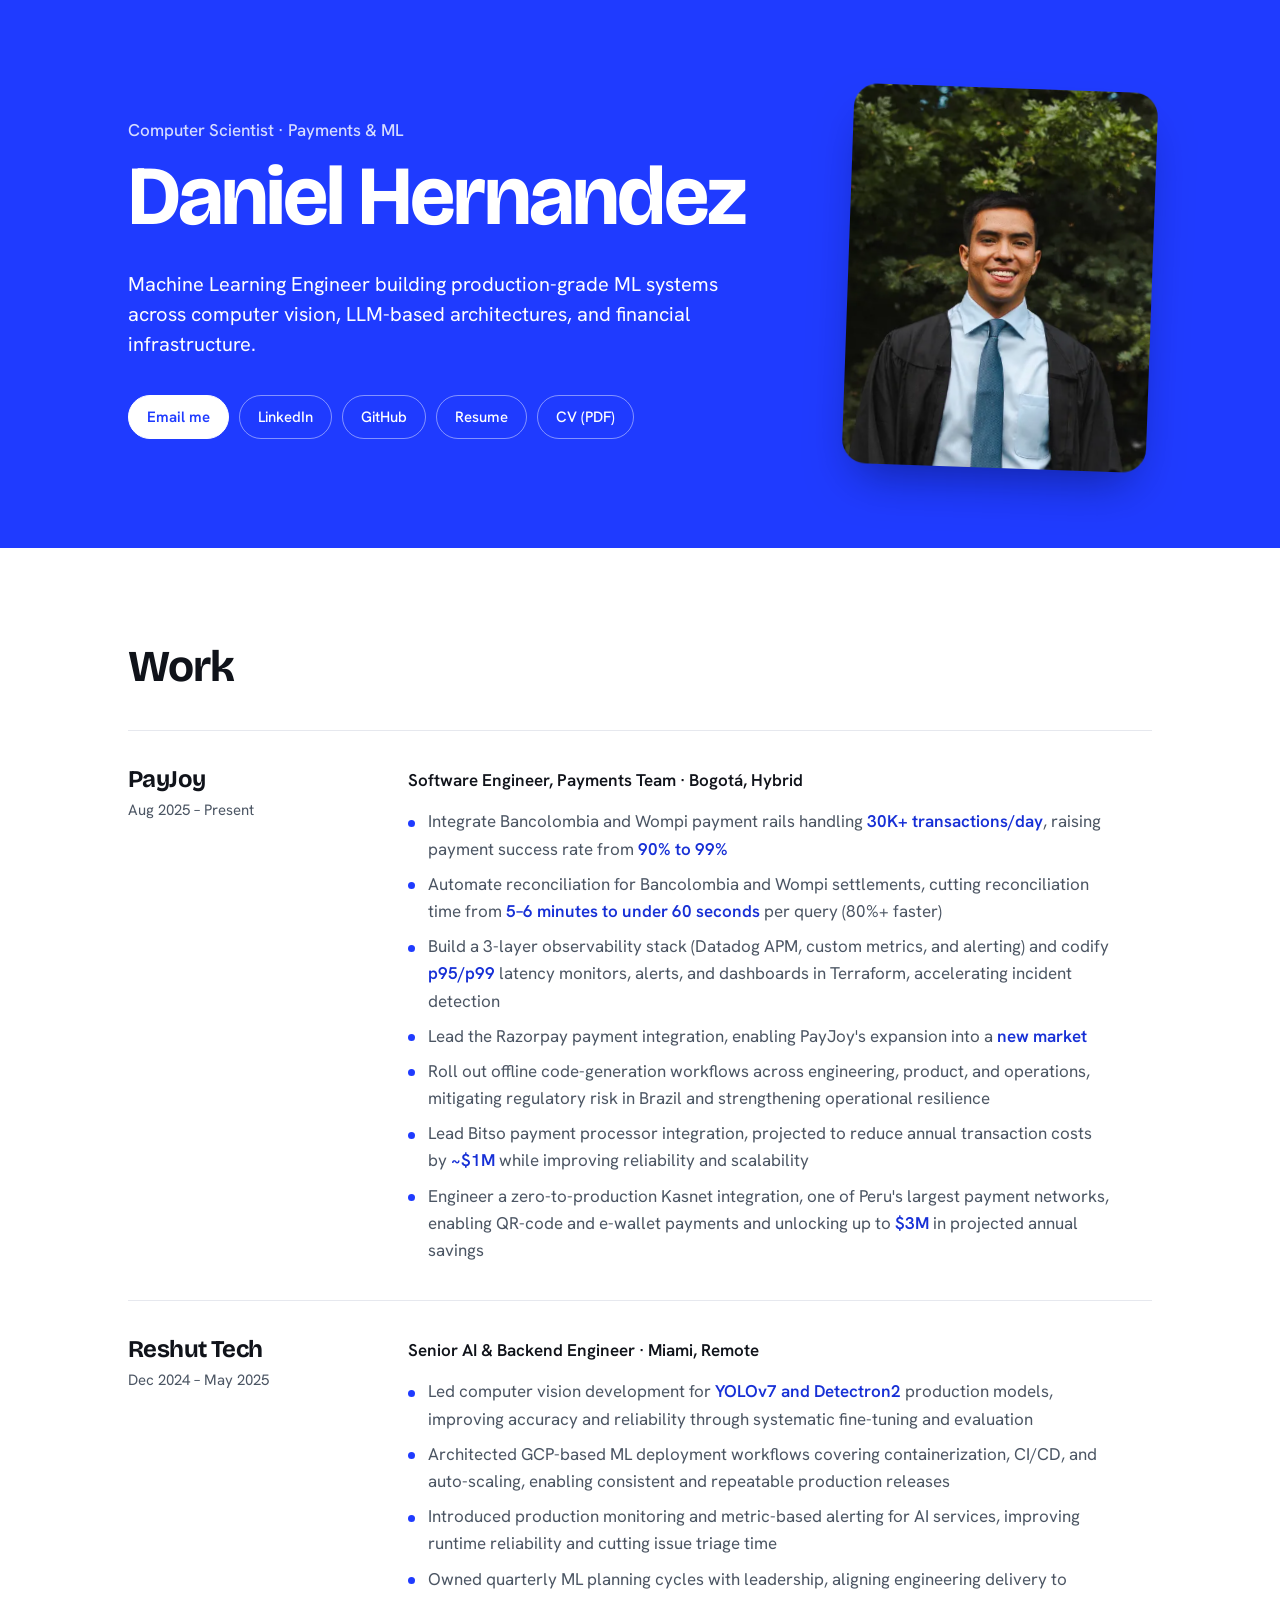
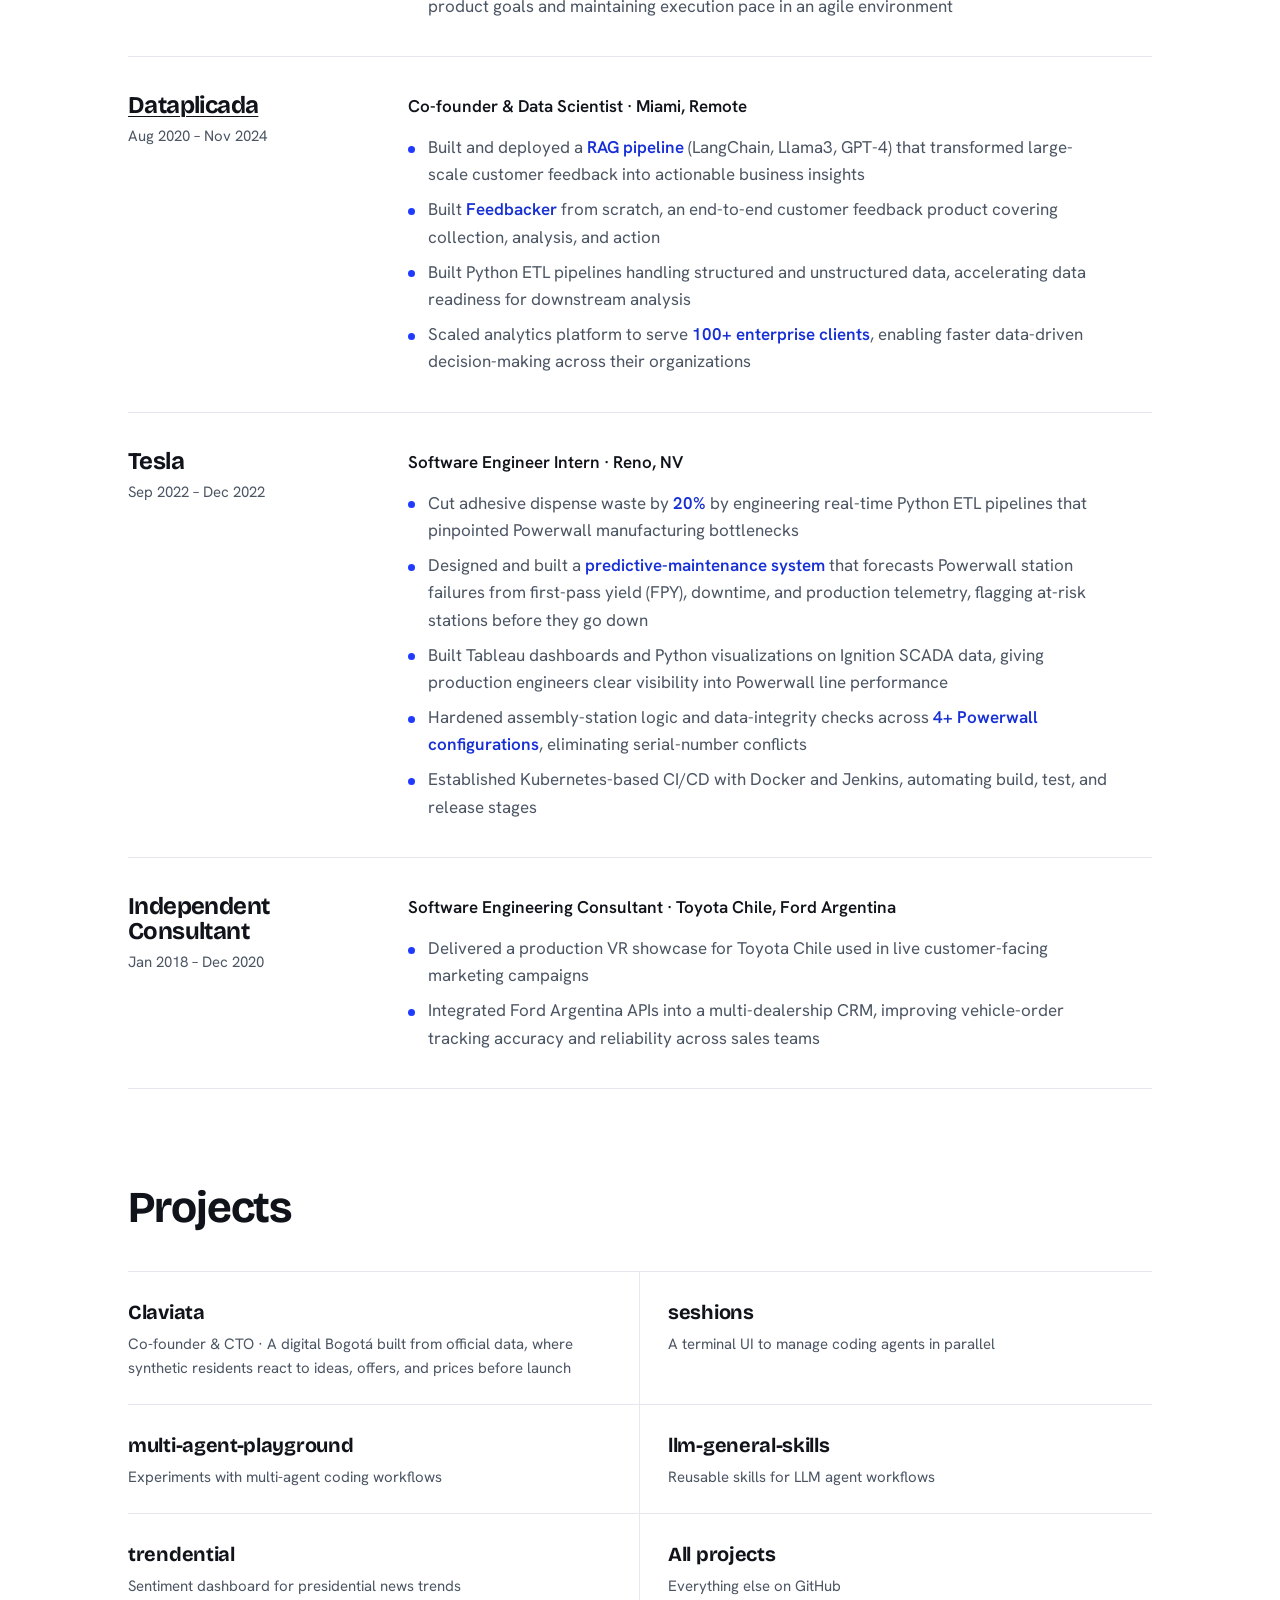
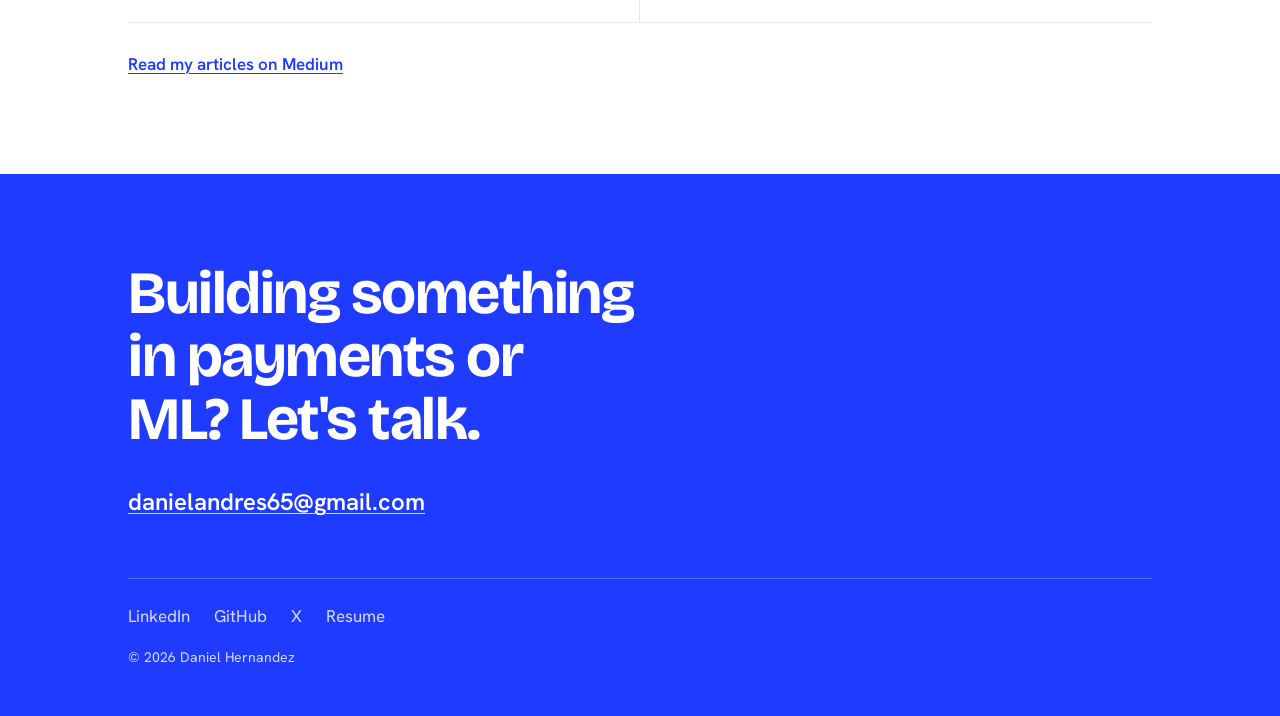
<file: index.html>
<!DOCTYPE html>
<html lang="en">
<head>
    <meta charset="UTF-8">
    <meta name="viewport" content="width=device-width, initial-scale=1.0">
    <title>Daniel Hernandez · Computer Scientist, Payments & ML</title>
    <meta name="description" content="Computer scientist building payment integrations across Latin America, with a background in production machine learning.">
    <meta property="og:title" content="Daniel Hernandez · Computer Scientist, Payments &amp; ML">
    <meta property="og:description" content="Computer scientist building payment integrations across Latin America.">
    <meta property="og:image" content="https://danhergir.github.io/assets/portrait.webp">
    <meta property="og:url" content="https://danhergir.github.io/">
    <meta name="twitter:card" content="summary">
    <meta name="color-scheme" content="light">
    <meta name="theme-color" content="#1f3bff">
    <link rel="icon" type="image/png" href="favicon.png">
    <link rel="apple-touch-icon" href="assets/apple-touch-icon.png">
    <link rel="preconnect" href="https://fonts.googleapis.com">
    <link rel="preconnect" href="https://fonts.gstatic.com" crossorigin>
    <link rel="stylesheet" href="https://fonts.googleapis.com/css2?family=Bricolage+Grotesque:opsz,wght@12..96,500;12..96,700&family=Hanken+Grotesk:wght@400;500;600&display=swap">
    <link rel="stylesheet" href="style.css">
</head>
<body>
    <header class="hero">
        <div class="wrap hero-grid">
            <div class="hero-text">
                <p class="title">Computer Scientist · Payments &amp; ML</p>
                <h1>Daniel Hernandez</h1>
                <div class="about">
                    <p>Machine Learning Engineer building production-grade ML systems across computer vision, LLM-based architectures, and financial infrastructure.</p>
                </div>
                <nav class="actions" aria-label="Contact and profiles">
                    <a class="btn btn-primary" href="mailto:danielandres65@gmail.com">Email me</a>
                    <a class="btn" href="https://linkedin.com/in/danhergir" target="_blank" rel="noopener">LinkedIn</a>
                    <a class="btn" href="https://github.com/danhergir" target="_blank" rel="noopener">GitHub</a>
                    <a class="btn" href="resume.html">Resume</a>
                    <a class="btn" href="Daniel-Hernandez-CV.pdf" download>CV (PDF)</a>
                </nav>
            </div>
            <img class="portrait" src="assets/portrait.webp" width="480" height="600" alt="Daniel Hernandez">
        </div>
    </header>

    <main class="wrap">
        <section id="work" aria-labelledby="work-title">
            <h2 id="work-title">Work</h2>

            <article class="role">
                <div class="role-side">
                    <h3>PayJoy</h3>
                    <p class="dates">Aug 2025 – Present</p>
                </div>
                <div class="role-body">
                    <p class="role-meta">Software Engineer, Payments Team · Bogotá, Hybrid</p>
                    <ul>
                        <li>Integrate Bancolombia and Wompi payment rails handling <strong>30K+ transactions/day</strong>, raising payment success rate from <strong>90% to 99%</strong></li>
                        <li>Automate reconciliation for Bancolombia and Wompi settlements, cutting reconciliation time from <strong>5–6 minutes to under 60 seconds</strong> per query (80%+ faster)</li>
                        <li>Build a 3-layer observability stack (Datadog APM, custom metrics, and alerting) and codify <strong>p95/p99</strong> latency monitors, alerts, and dashboards in Terraform, accelerating incident detection</li>
                        <li>Lead the Razorpay payment integration, enabling PayJoy's expansion into a <strong>new market</strong></li>
                        <li>Roll out offline code-generation workflows across engineering, product, and operations, mitigating regulatory risk in Brazil and strengthening operational resilience</li>
                        <li>Lead Bitso payment processor integration, projected to reduce annual transaction costs by <strong>~$1M</strong> while improving reliability and scalability</li>
                        <li>Engineer a zero-to-production Kasnet integration, one of Peru's largest payment networks, enabling QR-code and e-wallet payments and unlocking up to <strong>$3M</strong> in projected annual savings</li>
                    </ul>
                </div>
            </article>

            <article class="role">
                <div class="role-side">
                    <h3>Reshut Tech</h3>
                    <p class="dates">Dec 2024 – May 2025</p>
                </div>
                <div class="role-body">
                    <p class="role-meta">Senior AI &amp; Backend Engineer · Miami, Remote</p>
                    <ul>
                        <li>Led computer vision development for <strong>YOLOv7 and Detectron2</strong> production models, improving accuracy and reliability through systematic fine-tuning and evaluation</li>
                        <li>Architected GCP-based ML deployment workflows covering containerization, CI/CD, and auto-scaling, enabling consistent and repeatable production releases</li>
                        <li>Introduced production monitoring and metric-based alerting for AI services, improving runtime reliability and cutting issue triage time</li>
                        <li>Owned quarterly ML planning cycles with leadership, aligning engineering delivery to product goals and maintaining execution pace in an agile environment</li>
                    </ul>
                </div>
            </article>

            <article class="role">
                <div class="role-side">
                    <h3><a href="https://dataplicada.com" target="_blank" rel="noopener">Dataplicada</a></h3>
                    <p class="dates">Aug 2020 – Nov 2024</p>
                </div>
                <div class="role-body">
                    <p class="role-meta">Co-founder &amp; Data Scientist · Miami, Remote</p>
                    <ul>
                        <li>Built and deployed a <strong>RAG pipeline</strong> (LangChain, Llama3, GPT-4) that transformed large-scale customer feedback into actionable business insights</li>
                        <li>Built <strong>Feedbacker</strong> from scratch, an end-to-end customer feedback product covering collection, analysis, and action</li>
                        <li>Built Python ETL pipelines handling structured and unstructured data, accelerating data readiness for downstream analysis</li>
                        <li>Scaled analytics platform to serve <strong>100+ enterprise clients</strong>, enabling faster data-driven decision-making across their organizations</li>
                    </ul>
                </div>
            </article>

            <article class="role">
                <div class="role-side">
                    <h3>Tesla</h3>
                    <p class="dates">Sep 2022 – Dec 2022</p>
                </div>
                <div class="role-body">
                    <p class="role-meta">Software Engineer Intern · Reno, NV</p>
                    <ul>
                        <li>Cut adhesive dispense waste by <strong>20%</strong> by engineering real-time Python ETL pipelines that pinpointed Powerwall manufacturing bottlenecks</li>
                        <li>Designed and built a <strong>predictive-maintenance system</strong> that forecasts Powerwall station failures from first-pass yield (FPY), downtime, and production telemetry, flagging at-risk stations before they go down</li>
                        <li>Built Tableau dashboards and Python visualizations on Ignition SCADA data, giving production engineers clear visibility into Powerwall line performance</li>
                        <li>Hardened assembly-station logic and data-integrity checks across <strong>4+ Powerwall configurations</strong>, eliminating serial-number conflicts</li>
                        <li>Established Kubernetes-based CI/CD with Docker and Jenkins, automating build, test, and release stages</li>
                    </ul>
                </div>
            </article>

            <article class="role">
                <div class="role-side">
                    <h3>Independent Consultant</h3>
                    <p class="dates">Jan 2018 – Dec 2020</p>
                </div>
                <div class="role-body">
                    <p class="role-meta">Software Engineering Consultant · Toyota Chile, Ford Argentina</p>
                    <ul>
                        <li>Delivered a production VR showcase for Toyota Chile used in live customer-facing marketing campaigns</li>
                        <li>Integrated Ford Argentina APIs into a multi-dealership CRM, improving vehicle-order tracking accuracy and reliability across sales teams</li>
                    </ul>
                </div>
            </article>
        </section>

        <section id="projects" aria-labelledby="projects-title">
            <h2 id="projects-title">Projects</h2>
            <ul class="projects">
                <li><a href="https://claviata.com" target="_blank" rel="noopener"><span class="name">Claviata</span><span class="desc">Co-founder &amp; CTO · A digital Bogotá built from official data, where synthetic residents react to ideas, offers, and prices before launch</span></a></li>
                <li><a href="https://github.com/danhergir/seshions" target="_blank" rel="noopener"><span class="name">seshions</span><span class="desc">A terminal UI to manage coding agents in parallel</span></a></li>
                <li><a href="https://github.com/danhergir/multi-agent-playground" target="_blank" rel="noopener"><span class="name">multi-agent-playground</span><span class="desc">Experiments with multi-agent coding workflows</span></a></li>
                <li><a href="https://github.com/danhergir/llm-general-skills" target="_blank" rel="noopener"><span class="name">llm-general-skills</span><span class="desc">Reusable skills for LLM agent workflows</span></a></li>
                <li><a href="https://github.com/danhergir/trendential" target="_blank" rel="noopener"><span class="name">trendential</span><span class="desc">Sentiment dashboard for presidential news trends</span></a></li>
                <li><a href="https://github.com/danhergir?tab=repositories" target="_blank" rel="noopener"><span class="name">All projects</span><span class="desc">Everything else on GitHub</span></a></li>
            </ul>
            <p class="more"><a href="https://danhergir.medium.com" target="_blank" rel="noopener">Read my articles on Medium</a></p>
        </section>
    </main>

    <footer class="closing">
        <div class="wrap">
            <h2>Building something in payments or ML? Let's talk.</h2>
            <a class="closing-email" href="mailto:danielandres65@gmail.com">danielandres65@gmail.com</a>
            <nav class="closing-links" aria-label="Footer">
                <a href="https://linkedin.com/in/danhergir" target="_blank" rel="noopener">LinkedIn</a>
                <a href="https://github.com/danhergir" target="_blank" rel="noopener">GitHub</a>
                <a href="https://x.com/danhergir" target="_blank" rel="noopener">X</a>
                <a href="resume.html">Resume</a>
            </nav>
            <p class="copyright">© 2026 Daniel Hernandez</p>
        </div>
    </footer>
</body>
</html>
</file>
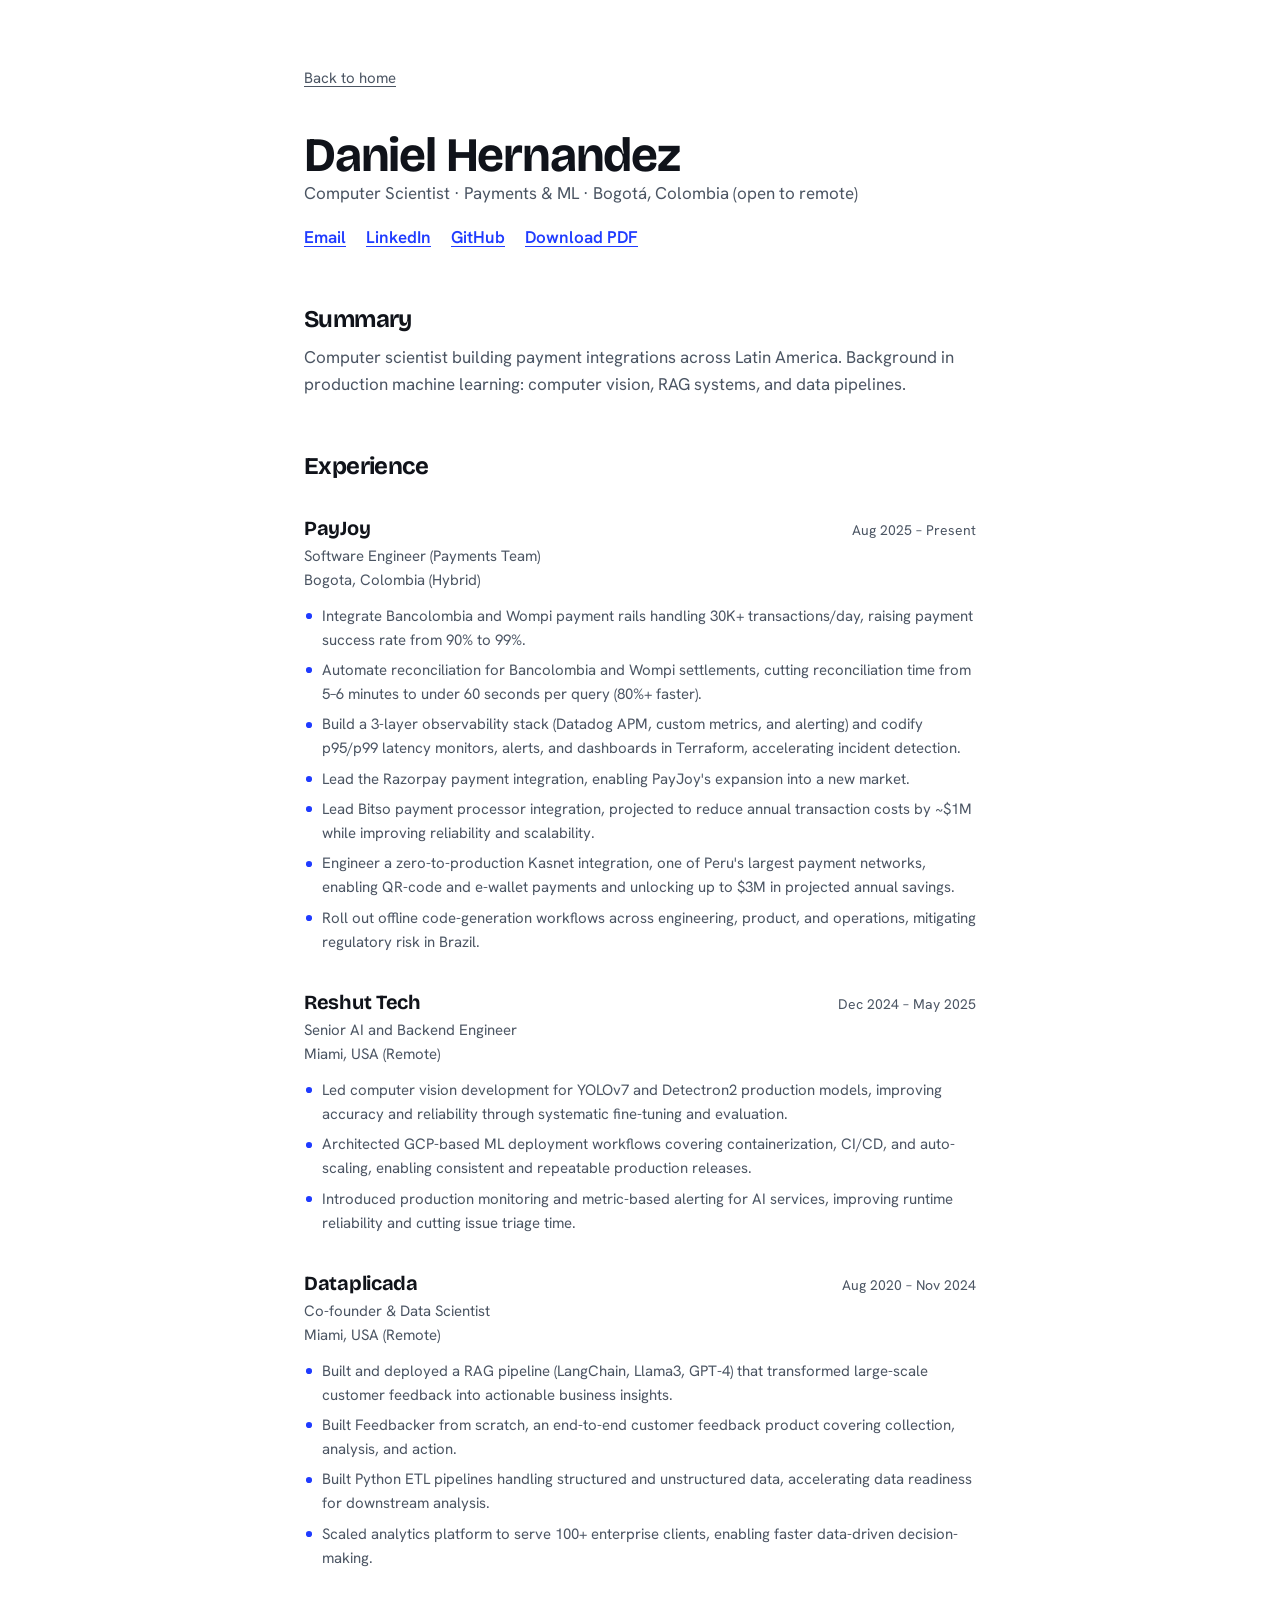
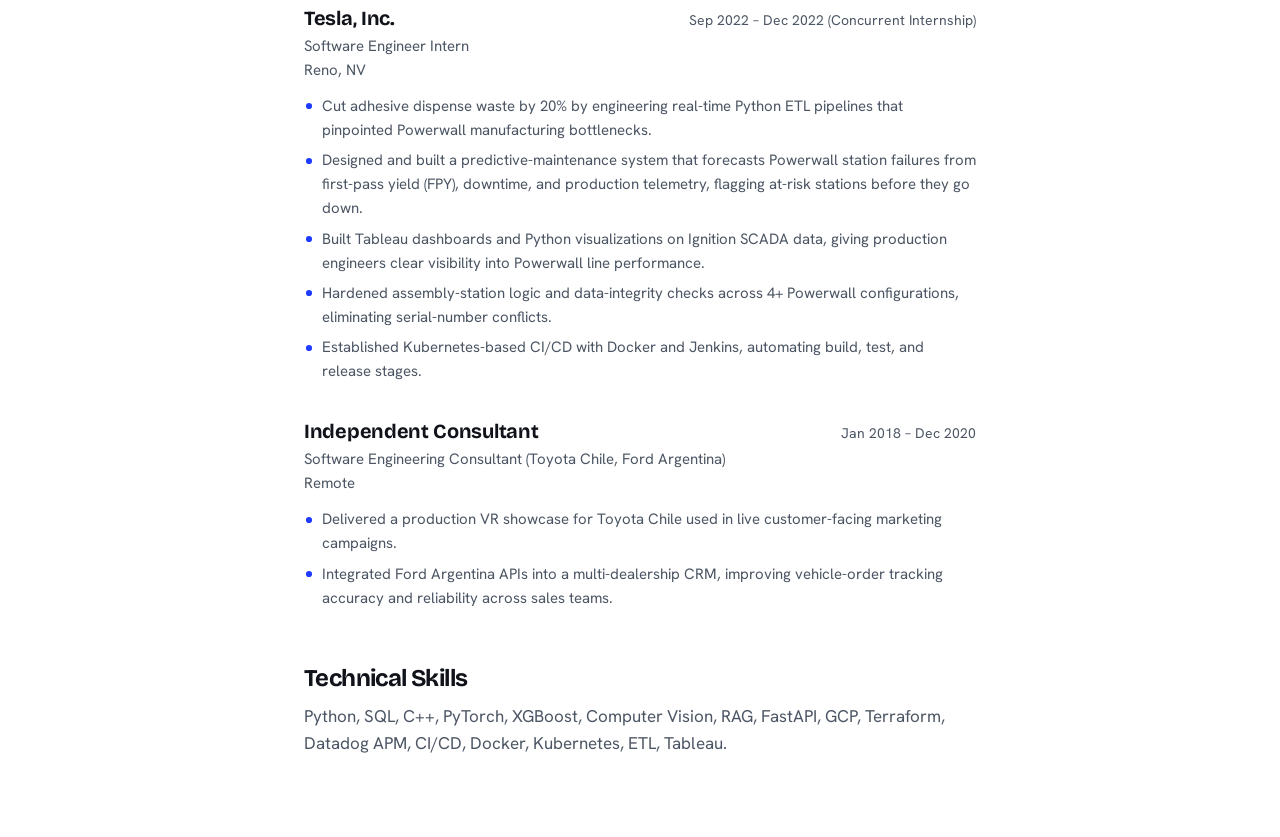
<file: resume.html>
<!DOCTYPE html>
<html lang="en">
<head>
    <meta charset="UTF-8">
    <meta name="viewport" content="width=device-width, initial-scale=1.0">
    <title>Resume · Daniel Hernandez</title>
    <meta name="color-scheme" content="light">
    <link rel="icon" type="image/png" href="favicon.png">
    <link rel="preconnect" href="https://fonts.googleapis.com">
    <link rel="preconnect" href="https://fonts.gstatic.com" crossorigin>
    <link rel="stylesheet" href="https://fonts.googleapis.com/css2?family=Bricolage+Grotesque:opsz,wght@12..96,500;12..96,700&family=Hanken+Grotesk:wght@400;500;600&display=swap">
    <link rel="stylesheet" href="style.css">
    <style>
        .resume-header p {
            color: var(--muted);
        }

        .resume-header .links {
            margin-top: 1rem;
        }

        .back {
            display: inline-block;
            margin-bottom: 2.5rem;
            color: var(--muted);
            font-size: 0.9375rem;
        }

        .resume-role {
            margin-top: 2rem;
        }

        .resume-role-head {
            display: flex;
            justify-content: space-between;
            align-items: baseline;
            gap: 1rem;
        }

        .resume-role-company {
            font-family: var(--display);
            font-size: 1.25rem;
            font-weight: 700;
            letter-spacing: -0.015em;
        }

        .resume-role-title,
        .resume-role-location {
            color: var(--muted);
            font-size: 0.9375rem;
        }

        .resume-role-head > div {
            display: flex;
            flex-direction: column-reverse;
        }

        .resume-role-date {
            color: var(--muted);
            font-size: 0.875rem;
            font-variant-numeric: tabular-nums;
            white-space: nowrap;
        }

        .resume ul {
            list-style: none;
            margin-top: 0.75rem;
        }

        .resume li {
            position: relative;
            padding-left: 1.125rem;
            color: var(--muted);
            font-size: 0.9375rem;
        }

        .resume li + li {
            margin-top: 0.4rem;
        }

        .resume li::before {
            content: "";
            position: absolute;
            left: 0.125rem;
            top: 0.62em;
            width: 0.4rem;
            height: 0.375rem;
            border-radius: 50%;
            background: var(--brand);
        }

        .resume section > p {
            color: var(--muted);
        }

        @media (max-width: 560px) {
            .resume-role-head {
                flex-direction: column;
                gap: 0;
            }
        }

        @media print {
            :root {
                --bg: #fff;
                --ink: #000;
                --muted: #333;
            }

            .back,
            .resume-header .links {
                display: none;
            }

            main {
                padding: 0;
                max-width: none;
            }

            main > * {
                animation: none;
            }
        }
    </style>
</head>
<body>
    <main class="resume">
        <a class="back" href="./">Back to home</a>
        <header class="resume-header">
            <h1>Daniel Hernandez</h1>
            <p>Computer Scientist · Payments &amp; ML · Bogotá, Colombia (open to remote)</p>
            <nav class="links" aria-label="Contact and profiles">
                <a href="mailto:danielandres65@gmail.com">Email</a>
                <a href="https://linkedin.com/in/danhergir" target="_blank" rel="noopener">LinkedIn</a>
                <a href="https://github.com/danhergir" target="_blank" rel="noopener">GitHub</a>
                <a href="Daniel-Hernandez-CV.pdf" download>Download PDF</a>
            </nav>
        </header>

        <section>
            <h2>Summary</h2>
            <p>Computer scientist building payment integrations across Latin America. Background in production machine learning: computer vision, RAG systems, and data pipelines.</p>
        </section>

        <section>
            <h2>Experience</h2>

            <article class="resume-role">
                <div class="resume-role-head">
                    <div>
                        <div class="resume-role-title">Software Engineer (Payments Team)</div>
                        <div class="resume-role-company">PayJoy</div>
                    </div>
                    <div class="resume-role-date">Aug 2025 – Present</div>
                </div>
                <div class="resume-role-location">Bogota, Colombia (Hybrid)</div>
                <ul>
                    <li>Integrate Bancolombia and Wompi payment rails handling 30K+ transactions/day, raising payment success rate from 90% to 99%.</li>
                    <li>Automate reconciliation for Bancolombia and Wompi settlements, cutting reconciliation time from 5–6 minutes to under 60 seconds per query (80%+ faster).</li>
                    <li>Build a 3-layer observability stack (Datadog APM, custom metrics, and alerting) and codify p95/p99 latency monitors, alerts, and dashboards in Terraform, accelerating incident detection.</li>
                    <li>Lead the Razorpay payment integration, enabling PayJoy's expansion into a new market.</li>
                    <li>Lead Bitso payment processor integration, projected to reduce annual transaction costs by ~$1M while improving reliability and scalability.</li>
                    <li>Engineer a zero-to-production Kasnet integration, one of Peru's largest payment networks, enabling QR-code and e-wallet payments and unlocking up to $3M in projected annual savings.</li>
                    <li>Roll out offline code-generation workflows across engineering, product, and operations, mitigating regulatory risk in Brazil.</li>
                </ul>
            </article>

            <article class="resume-role">
                <div class="resume-role-head">
                    <div>
                        <div class="resume-role-title">Senior AI and Backend Engineer</div>
                        <div class="resume-role-company">Reshut Tech</div>
                    </div>
                    <div class="resume-role-date">Dec 2024 – May 2025</div>
                </div>
                <div class="resume-role-location">Miami, USA (Remote)</div>
                <ul>
                    <li>Led computer vision development for YOLOv7 and Detectron2 production models, improving accuracy and reliability through systematic fine-tuning and evaluation.</li>
                    <li>Architected GCP-based ML deployment workflows covering containerization, CI/CD, and auto-scaling, enabling consistent and repeatable production releases.</li>
                    <li>Introduced production monitoring and metric-based alerting for AI services, improving runtime reliability and cutting issue triage time.</li>
                </ul>
            </article>

            <article class="resume-role">
                <div class="resume-role-head">
                    <div>
                        <div class="resume-role-title">Co-founder &amp; Data Scientist</div>
                        <div class="resume-role-company">Dataplicada</div>
                    </div>
                    <div class="resume-role-date">Aug 2020 – Nov 2024</div>
                </div>
                <div class="resume-role-location">Miami, USA (Remote)</div>
                <ul>
                    <li>Built and deployed a RAG pipeline (LangChain, Llama3, GPT-4) that transformed large-scale customer feedback into actionable business insights.</li>
                    <li>Built Feedbacker from scratch, an end-to-end customer feedback product covering collection, analysis, and action.</li>
                    <li>Built Python ETL pipelines handling structured and unstructured data, accelerating data readiness for downstream analysis.</li>
                    <li>Scaled analytics platform to serve 100+ enterprise clients, enabling faster data-driven decision-making.</li>
                </ul>
            </article>

            <article class="resume-role">
                <div class="resume-role-head">
                    <div>
                        <div class="resume-role-title">Software Engineer Intern</div>
                        <div class="resume-role-company">Tesla, Inc.</div>
                    </div>
                    <div class="resume-role-date">Sep 2022 – Dec 2022 (Concurrent Internship)</div>
                </div>
                <div class="resume-role-location">Reno, NV</div>
                <ul>
                    <li>Cut adhesive dispense waste by 20% by engineering real-time Python ETL pipelines that pinpointed Powerwall manufacturing bottlenecks.</li>
                    <li>Designed and built a predictive-maintenance system that forecasts Powerwall station failures from first-pass yield (FPY), downtime, and production telemetry, flagging at-risk stations before they go down.</li>
                    <li>Built Tableau dashboards and Python visualizations on Ignition SCADA data, giving production engineers clear visibility into Powerwall line performance.</li>
                    <li>Hardened assembly-station logic and data-integrity checks across 4+ Powerwall configurations, eliminating serial-number conflicts.</li>
                    <li>Established Kubernetes-based CI/CD with Docker and Jenkins, automating build, test, and release stages.</li>
                </ul>
            </article>

            <article class="resume-role">
                <div class="resume-role-head">
                    <div>
                        <div class="resume-role-title">Software Engineering Consultant (Toyota Chile, Ford Argentina)</div>
                        <div class="resume-role-company">Independent Consultant</div>
                    </div>
                    <div class="resume-role-date">Jan 2018 – Dec 2020</div>
                </div>
                <div class="resume-role-location">Remote</div>
                <ul>
                    <li>Delivered a production VR showcase for Toyota Chile used in live customer-facing marketing campaigns.</li>
                    <li>Integrated Ford Argentina APIs into a multi-dealership CRM, improving vehicle-order tracking accuracy and reliability across sales teams.</li>
                </ul>
            </article>
        </section>

        <section>
            <h2>Technical Skills</h2>
            <p>Python, SQL, C++, PyTorch, XGBoost, Computer Vision, RAG, FastAPI, GCP, Terraform, Datadog APM, CI/CD, Docker, Kubernetes, ETL, Tableau.</p>
        </section>
    </main>
</body>
</html>
</file>
<file: style.css>
:root {
    --bg: #ffffff;
    --ink: #10131a;
    --muted: #4b5563;
    --rule: #e6e8ee;
    --brand: #1f3bff;
    --brand-deep: #1730d6;
    --brand-soft: #eef0ff;
    --on-brand: #ffffff;
    --on-brand-muted: #d6dcff;
    --display: "Bricolage Grotesque", "Hanken Grotesk", -apple-system, sans-serif;
    --text: "Hanken Grotesk", -apple-system, BlinkMacSystemFont, "Segoe UI", sans-serif;
    color-scheme: light;
}

* {
    box-sizing: border-box;
    margin: 0;
    padding: 0;
}

html {
    -webkit-text-size-adjust: 100%;
    scrollbar-color: #c3c8d4 var(--bg);
}

body {
    background: var(--bg);
    color: var(--ink);
    font-family: var(--text);
    font-size: 17px;
    line-height: 1.6;
    -webkit-font-smoothing: antialiased;
}

::selection {
    background: var(--brand);
    color: var(--on-brand);
}

a {
    color: inherit;
    text-decoration: underline;
    text-decoration-thickness: 1px;
    text-underline-offset: 3px;
}

a:focus-visible {
    outline: 2px solid var(--brand);
    outline-offset: 3px;
    border-radius: 4px;
}

.wrap {
    max-width: 68rem;
    margin: 0 auto;
    padding-inline: 2rem;
}

h1,
h2,
h3 {
    font-family: var(--display);
    font-weight: 700;
    letter-spacing: -0.025em;
    line-height: 1.05;
    text-wrap: balance;
}

/* Hero */

.hero {
    background: var(--brand);
    color: var(--on-brand);
    padding: 5.5rem 0 5rem;
}

.hero-grid {
    display: grid;
    grid-template-columns: minmax(0, 1fr) 19rem;
    gap: 4rem;
    align-items: center;
}

.title {
    color: var(--on-brand-muted);
    font-weight: 500;
    font-size: 1.0625rem;
}

.hero h1 {
    font-size: clamp(3rem, 7vw, 5.25rem);
    margin: 0.5rem 0 1.75rem;
}

.about {
    max-width: 38rem;
}

.about p {
    color: var(--on-brand-muted);
}

.about p:first-child {
    color: var(--on-brand);
    font-size: 1.25rem;
    line-height: 1.5;
}

.about p + p {
    margin-top: 0.875rem;
}

.about a {
    text-decoration-color: var(--on-brand-muted);
}

.about a:hover {
    text-decoration-color: var(--on-brand);
}

.hero a:focus-visible {
    outline-color: var(--on-brand);
}

.actions {
    display: flex;
    flex-wrap: wrap;
    gap: 0.625rem;
    margin-top: 2.25rem;
}

.btn {
    display: inline-flex;
    align-items: center;
    min-height: 2.75rem;
    padding: 0 1.125rem;
    border: 1px solid rgba(255, 255, 255, 0.45);
    border-radius: 999px;
    color: var(--on-brand);
    font-weight: 500;
    font-size: 0.9375rem;
    text-decoration: none;
    transition: background-color 160ms ease-out, border-color 160ms ease-out, transform 160ms ease-out;
}

.btn:hover {
    background: rgba(255, 255, 255, 0.12);
    border-color: var(--on-brand);
}

.btn:active {
    transform: translateY(1px);
}

.btn-primary {
    background: var(--on-brand);
    border-color: var(--on-brand);
    color: var(--brand);
    font-weight: 600;
}

.btn-primary:hover {
    background: var(--brand-soft);
    border-color: var(--brand-soft);
}

.portrait {
    width: 100%;
    height: auto;
    aspect-ratio: 4 / 5;
    object-fit: cover;
    border-radius: 1.5rem;
    box-shadow: 0 24px 48px -16px rgba(6, 14, 80, 0.55);
    transform: rotate(2deg);
}

/* Sections */

main {
    padding-top: 6rem;
    padding-bottom: 6rem;
}

main h2 {
    font-size: clamp(2rem, 4vw, 2.75rem);
    margin-bottom: 2.5rem;
}

section + section {
    margin-top: 6rem;
}

/* Work */

.role {
    display: grid;
    grid-template-columns: 15rem minmax(0, 1fr);
    gap: 2.5rem;
    padding: 2.25rem 0;
    border-top: 1px solid var(--rule);
}

.role:last-child {
    border-bottom: 1px solid var(--rule);
}

.role h3 {
    font-size: 1.5rem;
}

.dates {
    margin-top: 0.375rem;
    color: var(--muted);
    font-size: 0.9375rem;
    font-variant-numeric: tabular-nums;
}

.role-meta {
    font-weight: 600;
}

.role-body {
    max-width: 44rem;
}

.role ul {
    list-style: none;
    margin-top: 0.875rem;
}

.role li {
    position: relative;
    padding-left: 1.25rem;
    color: var(--muted);
}

.role li + li {
    margin-top: 0.5rem;
}

.role li::before {
    content: "";
    position: absolute;
    left: 0;
    top: 0.68em;
    width: 0.4375rem;
    height: 0.4375rem;
    border-radius: 50%;
    background: var(--brand);
}

.role strong {
    color: var(--brand-deep);
    font-weight: 600;
}

/* Projects */

.projects {
    list-style: none;
    display: grid;
    grid-template-columns: repeat(2, minmax(0, 1fr));
    border-top: 1px solid var(--rule);
}

.projects li {
    border-bottom: 1px solid var(--rule);
}

.projects li:nth-child(odd) {
    border-right: 1px solid var(--rule);
}

.projects a {
    display: flex;
    flex-direction: column;
    gap: 0.25rem;
    height: 100%;
    padding: 1.5rem 1.75rem;
    text-decoration: none;
}

.projects li:nth-child(odd) a {
    padding-left: 0;
}

.projects .name {
    transition: color 160ms ease-out;
    font-family: var(--display);
    font-size: 1.25rem;
    font-weight: 700;
    letter-spacing: -0.015em;
    color: var(--ink);
}

.projects a:hover .name {
    color: var(--brand);
}

.projects .desc {
    color: var(--muted);
    font-size: 0.9375rem;
}

.more {
    margin-top: 1.75rem;
}

.more a {
    color: var(--brand);
    font-weight: 600;
}

/* Closing */

.closing {
    background: var(--brand);
    color: var(--on-brand);
    padding: 5.5rem 0 3rem;
}

.closing h2 {
    font-size: clamp(2.25rem, 5vw, 3.75rem);
    max-width: 18ch;
}

.closing-email {
    display: inline-block;
    margin-top: 2rem;
    font-size: clamp(1.125rem, 2.4vw, 1.5rem);
    font-weight: 600;
    text-decoration-color: var(--on-brand-muted);
    word-break: break-word;
}

.closing-links {
    display: flex;
    flex-wrap: wrap;
    gap: 0.5rem 1.5rem;
    margin-top: 3.5rem;
    padding-top: 1.5rem;
    border-top: 1px solid rgba(255, 255, 255, 0.25);
}

.closing-links a {
    color: var(--on-brand-muted);
    text-decoration: none;
}

.closing-links a:hover {
    color: var(--on-brand);
}

.closing a:focus-visible {
    outline-color: var(--on-brand);
}

.copyright {
    margin-top: 1rem;
    color: var(--on-brand-muted);
    font-size: 0.875rem;
}

/* Resume page */

.resume {
    max-width: 46rem;
    margin: 0 auto;
    padding: 4rem 2rem 5rem;
}

.resume h1 {
    font-size: clamp(2.25rem, 5vw, 3rem);
}

.resume h2 {
    font-size: 1.5rem;
    margin-bottom: 0.75rem;
}

.resume section,
.resume section + section {
    margin-top: 3.5rem;
}

.links {
    display: flex;
    flex-wrap: wrap;
    gap: 0.25rem 1.25rem;
}

.links a {
    color: var(--brand);
    font-weight: 600;
}

/* One authored moment: the hero settles in on first load. */

@media (prefers-reduced-motion: no-preference) {
    .hero-text > *,
    .portrait {
        animation: settle 800ms cubic-bezier(0.16, 1, 0.3, 1) both;
    }

    .hero-text > :nth-child(2) { animation-delay: 60ms; }
    .hero-text > :nth-child(3) { animation-delay: 120ms; }
    .hero-text > :nth-child(4) { animation-delay: 180ms; }
    .portrait { animation-name: settle-portrait; animation-delay: 140ms; }

    @keyframes settle {
        from {
            opacity: 0;
            filter: blur(4px);
            transform: translateY(8px);
        }
    }

    @keyframes settle-portrait {
        from {
            opacity: 0;
            transform: rotate(0deg) translateY(12px);
        }
    }
}

@media (max-width: 900px) {
    .hero-grid {
        grid-template-columns: minmax(0, 1fr) 14rem;
        gap: 2.5rem;
    }

    .role {
        grid-template-columns: 11rem minmax(0, 1fr);
        gap: 1.75rem;
    }
}

@media (max-width: 680px) {
    body {
        font-size: 16px;
    }

    .wrap {
        padding-inline: 1.25rem;
    }

    .hero {
        padding: 3rem 0 3.5rem;
    }

    .hero-grid {
        grid-template-columns: 1fr;
        gap: 2rem;
    }

    .portrait {
        order: -1;
        width: 7.5rem;
        border-radius: 1rem;
        transform: rotate(-2deg);
    }

    .about p:first-child {
        font-size: 1.125rem;
    }

    main {
        padding-top: 4rem;
        padding-bottom: 4rem;
    }

    section + section {
        margin-top: 4rem;
    }

    .role {
        grid-template-columns: 1fr;
        gap: 0.75rem;
        padding: 1.75rem 0;
    }

    .projects {
        grid-template-columns: 1fr;
    }

    .projects li:nth-child(odd) {
        border-right: 0;
    }

    .projects a,
    .projects li:nth-child(odd) a {
        padding: 1.25rem 0;
    }

    .closing {
        padding: 4rem 0 2.5rem;
    }

    .resume {
        padding: 2.5rem 1.25rem 4rem;
    }
}
</file>
